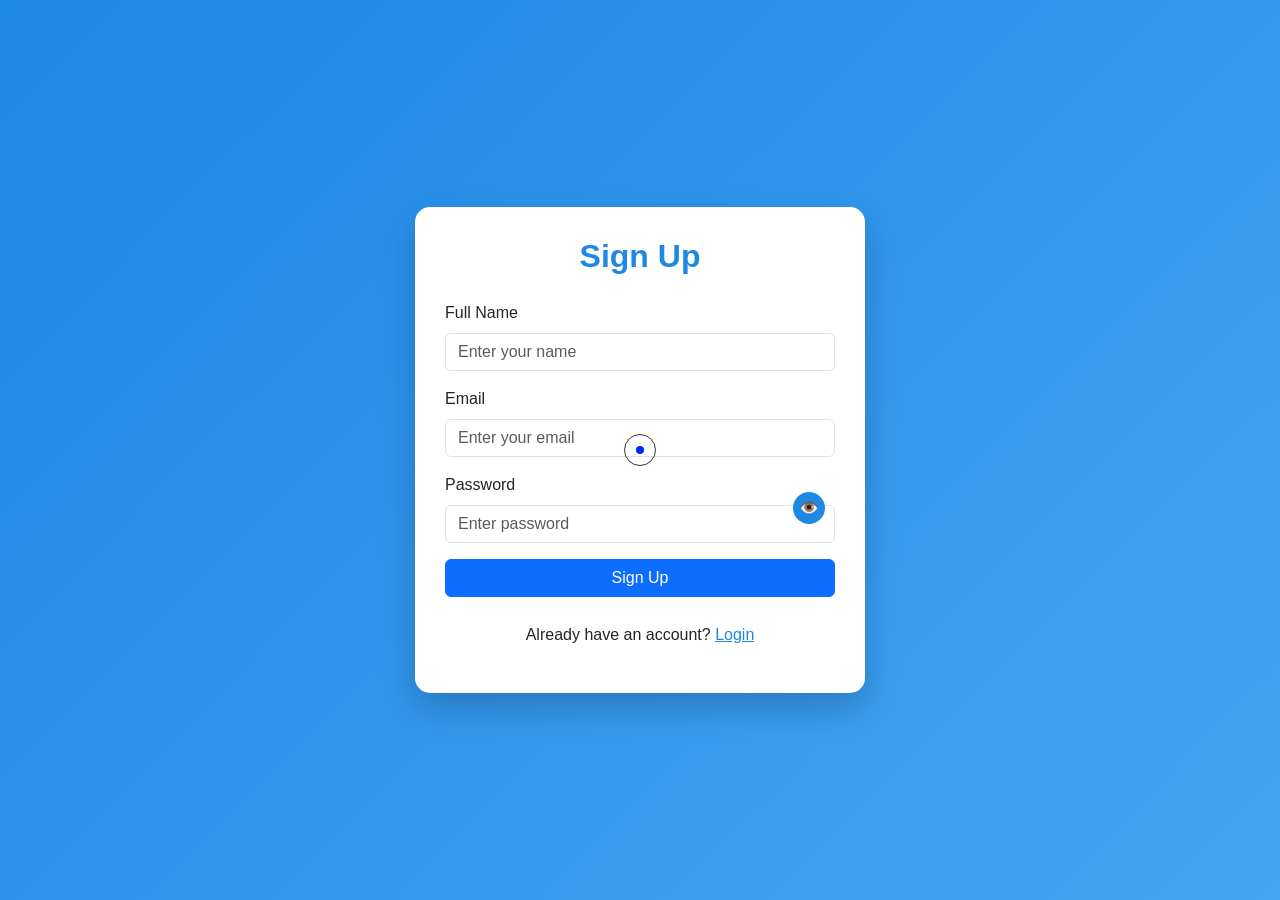
<file: Account.html>
<!DOCTYPE html>
<html lang="en">

<head>
  <meta charset="UTF-8">
  <meta name="viewport" content="width=device-width, initial-scale=1.0" />
  <link rel="shortcut icon" href="محمود.png" type="image/x-icon">
  <meta name="description"
    content="We aim to provide valuable and useful information about Website Interactive My Account where we offer rich and diverse content that meets the needs of  our visitors and helps them better understand the topic">
  <meta name="outhor" content=" Mahmoud Ebrahim">
  <meta name="keywords" content="Html,css,JS,Coding Html and css">
  <title>Interactive My Account</title>
  <link href="bootstrap.min.css" rel="stylesheet">
  <style>
    :root {
      --bg-color: #1f243d;
      --second-bg-color: #323946;
      --text-color: #fff;
      --main-color: #0ef;
      --main: #0ff;
      --sec: #ff00ff;
      --dark: #000014;

    }

    body {
      font-family: 'Arial', sans-serif;
      background: linear-gradient(135deg, #1e88e5, #42a5f5);
      min-height: 100vh;
      display: flex;
      justify-content: center;
      align-items: center;
    }

    /* Auth Card */
    .auth-card {
      background: #fff;
      border-radius: 15px;
      padding: 30px;
      width: 100%;
      max-width: 450px;
      box-shadow: 0 15px 35px rgba(0, 0, 0, 0.2);
      overflow: hidden;
      transition: transform 0.3s;
    }

    .auth-card:hover {
      transform: translateY(-5px);
    }

    .auth-card h2 {
      text-align: center;
      margin-bottom: 25px;
      color: #1e88e5;
      font-weight: 700;
    }

    .toggle-link {
      color: #1e88e5;
      cursor: pointer;
      text-decoration: underline;
    }

    /* Error Highlight */
    input.error {
      border-color: red !important;
    }

    .error-message {
      color: red;
      font-size: 0.9em;
      display: none;
      margin-top: 3px;
    }

    /* Success/Error Message */
    #formMessage {
      margin-top: 10px;
      font-weight: 600;
      display: flex;
      align-items: center;
      gap: 8px;
      font-size: 0.95em;
    }

    /* Password Toggle Button */
    .password-toggle {
      position: absolute;
      top: 50%;
      right: 10px;
      transform: translateY(-50%);
      width: 32px;
      height: 32px;
      border-radius: 50%;
      background: #1e88e5;
      display: flex;
      justify-content: center;
      align-items: center;
      color: #fff;
      cursor: pointer;
      transition: 0.3s;
    }

    .password-toggle:hover {
      background: #1565c0;
    }

    /* Responsive */
    @media(max-width:900px) {
      .account-container {
        flex-direction: column;
      }

      .sidebar {
        margin-right: 0;
        margin-bottom: 20px;
      }
    }

    /* ─── CURSOR ─── */
    .cursor {
      position: fixed;
      width: 8px;
      height: 8px;
      background: gold;
      border-radius: 50%;
      pointer-events: none;
      z-index: 9999;
      transition: transform 0.1s;
      mix-blend-mode: difference
    }

    .cursor-ring {
      position: fixed;
      width: 32px;
      height: 32px;
      border: 1px solid #333;
      border-radius: 50%;
      pointer-events: none;
      z-index: 9998;
      transition: all 0.15s ease
    }
  </style>
</head>

<body id="body">
  <!-- CURSOR -->
  <div class="cursor" id="cursor"></div>
  <div class="cursor-ring" id="cursor-ring"></div>

  <div class="auth-card" id="authCard">
    <h2 id="formTitle">Sign Up</h2>

    <form id="signupForm" style="position:relative;">
      <div class="mb-3">
        <label class="form-label">Full Name</label>
        <input type="text" class="form-control" id="signupName" placeholder="Enter your name">
        <div class="error-message">Name is required</div>
      </div>
      <div class="mb-3">
        <label class="form-label">Email</label>
        <input type="email" class="form-control" id="signupEmail" placeholder="Enter your email">
        <div class="error-message">Valid email is required</div>
      </div>
      <div class="mb-3 position-relative">
        <label class="form-label">Password</label>
        <input type="password" class="form-control" id="signupPassword" placeholder="Enter password">
        <div class="password-toggle" onclick="togglePassword('signupPassword',this)">👁️</div>
        <div class="error-message">Password required</div>
      </div>
      <button type="submit" class="btn btn-primary w-100">Sign Up</button>
      <div id="formMessage"></div>
      <p class="text-center mt-3">Already have an account? <span class="toggle-link" onclick="toggleForm()">Login</span>
      </p>
    </form>

    <form id="loginForm" style="display:none; position:relative;">
      <div class="mb-3">
        <label class="form-label">Email</label>
        <input type="email" class="form-control" id="loginEmail" placeholder="Enter your email">
        <div class="error-message">Email required</div>
      </div>
      <div class="mb-3 position-relative">
        <label class="form-label">Password</label>
        <input type="password" class="form-control" id="loginPassword" placeholder="Enter password">
        <div class="password-toggle" onclick="togglePassword('loginPassword',this)">👁️</div>
        <div class="error-message">Password required</div>
      </div>
      <button type="submit" class="btn btn-primary w-100">Login</button>
      <div id="formMessage"></div>
      <p class="text-center mt-3">Don't have an account? <span class="toggle-link" onclick="toggleForm()">Sign Up</span>
      </p>
    </form>
  </div>

  <script>
    const signupForm = document.getElementById('signupForm');
    const loginForm = document.getElementById('loginForm');
    const formTitle = document.getElementById('formTitle');

    // Toggle forms
    function toggleForm() {
      document.querySelectorAll('#formMessage').forEach(msg => msg.textContent = '');
      if (signupForm.style.display === 'none') {
        signupForm.style.display = 'block';
        loginForm.style.display = 'none';
        formTitle.textContent = 'Sign Up';
      } else {
        signupForm.style.display = 'none';
        loginForm.style.display = 'block';
        formTitle.textContent = 'Login';
      }
    }

    // Toggle password visibility
    function togglePassword(inputId, el) {
      const input = document.getElementById(inputId);
      if (input.type === 'password') { input.type = 'text'; el.textContent = '🙈'; }
      else { input.type = 'password'; el.textContent = '👁️'; }
    }

    // Validate input
    function validateInput(input) {
      const errorDiv = input.nextElementSibling.nextElementSibling || input.nextElementSibling;
      if (!input.value.trim()) { input.classList.add('error'); errorDiv.style.display = 'block'; return false; }
      input.classList.remove('error'); errorDiv.style.display = 'none'; return true;
    }

    // Sign Up
    signupForm.addEventListener('submit', e => {
      e.preventDefault();
      const name = document.getElementById('signupName');
      const email = document.getElementById('signupEmail');
      const password = document.getElementById('signupPassword');
      const validName = validateInput(name);
      const validEmail = validateInput(email);
      const validPassword = validateInput(password);
      const msgDiv = document.querySelector('#signupForm #formMessage');
      if (validName && validEmail && validPassword) {
        msgDiv.style.color = 'green';
        msgDiv.textContent = '✅ تم عمل الحساب بنجاح!';
        name.value = ''; email.value = ''; password.value = '';
      } else {
        msgDiv.style.color = 'red';
        msgDiv.textContent = '❌ لم يتم ارسال البيانات، يرجى إعادة المحاولة.';
      }
    });

    // Login
    loginForm.addEventListener('submit', e => {
      e.preventDefault();
      const email = document.getElementById('loginEmail');
      const password = document.getElementById('loginPassword');
      const validEmail = validateInput(email);
      const validPassword = validateInput(password);
      const msgDiv = document.querySelector('#loginForm #formMessage');
      if (validEmail && validPassword) {
        msgDiv.style.color = 'green';
        msgDiv.textContent = '✅ تم تسجيل الدخول بنجاح!';
        email.value = ''; password.value = '';
      } else {
        msgDiv.style.color = 'red';
        msgDiv.textContent = '❌ لم يتم ارسال البيانات، يرجى إعادة المحاولة.';
      }
    });
  </script>
  <script>
    // ══════════════════════════════
    // CURSOR
    // ══════════════════════════════
    const cursor = document.getElementById('cursor');
    const cursorRing = document.getElementById('cursor-ring');
    document.addEventListener('mousemove', e => {
      cursor.style.left = e.clientX - 4 + 'px';
      cursor.style.top = e.clientY - 4 + 'px';
      cursorRing.style.left = e.clientX - 16 + 'px';
      cursorRing.style.top = e.clientY - 16 + 'px';
    });
    document.querySelectorAll('a,button,.card,.card-sm,.micro-app,.pioneer-card,.prediction,.quiz-opt').forEach(el => {
      el.addEventListener('mouseenter', () => { cursor.style.transform = 'scale(2)'; cursorRing.style.transform = 'scale(1.5)'; cursorRing.style.borderColor = 'rgba(34,211,238,0.6)'; });
      el.addEventListener('mouseleave', () => { cursor.style.transform = 'scale(1)'; cursorRing.style.transform = 'scale(1)'; cursorRing.style.borderColor = 'rgba(34,211,238,0.4)'; });
    });
  </script>
  <script src="bootstrap.bundle.min.js"></script>
</body>

</html>
</file>
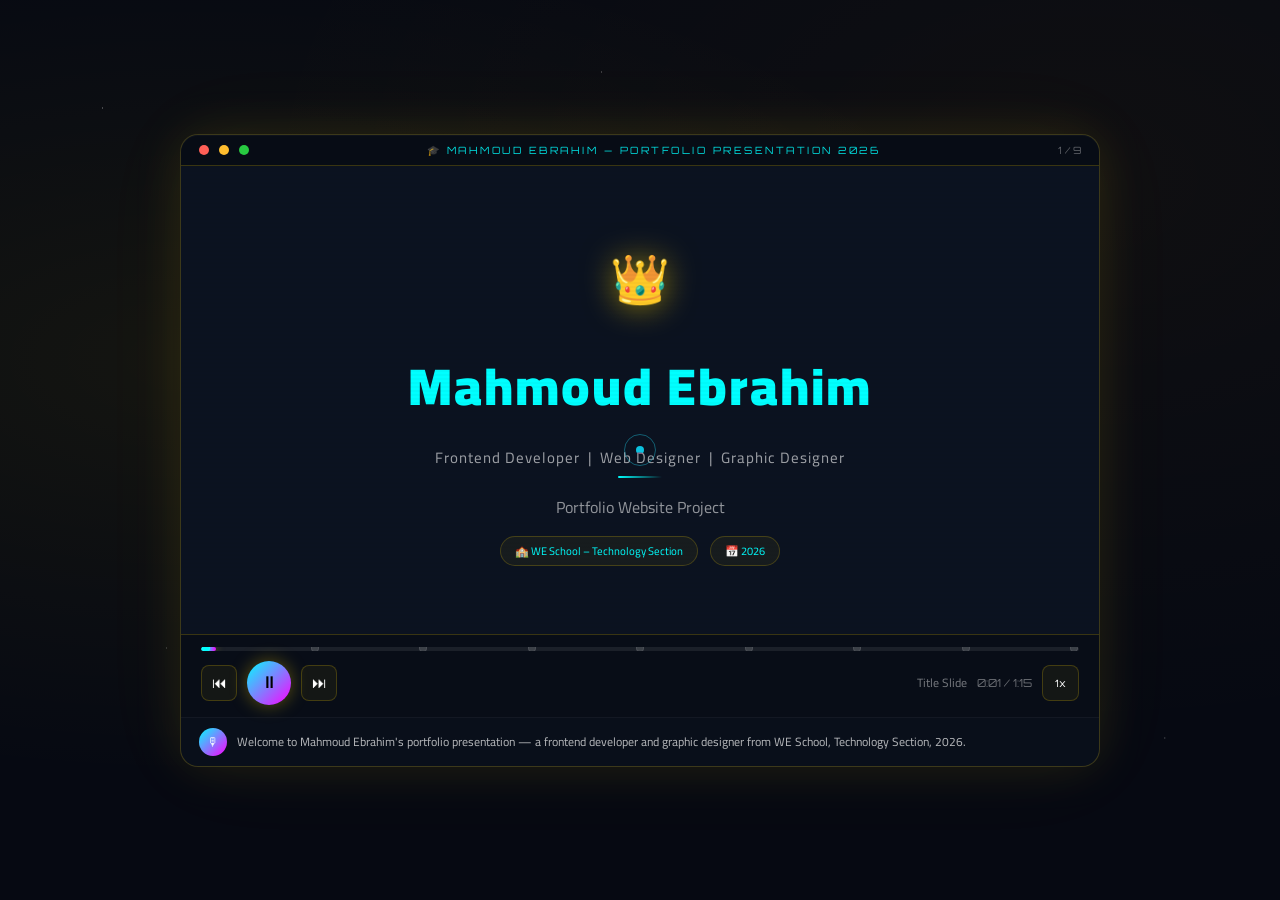
<file: portfolio-video.html>
<!DOCTYPE html>
<html lang="en">

<head>
  <meta charset="UTF-8" />
  <meta name="viewport" content="width=device-width, initial-scale=1.0" />
  <link rel="shortcut icon" href="محمود.png" type="image/x-icon">
  <meta name="description"
    content="We aim to provide valuable and useful information about Website Portfolio Presentation where we offer rich and diverse content that meets the needs of  our visitors and helps them better understand the topic">
  <meta name="outhor" content=" Mahmoud Ebrahim">
  <meta name="keywords" content="Html,css,JS,Coding Html and css">
  <title>Mahmoud Ebrahim – Portfolio Presentation</title>
  <link
    href="https://fonts.googleapis.com/css2?family=Cairo:wght@300;400;600;700;900&family=Orbitron:wght@700;900&family=Space+Mono:wght@400;700&display=swap"
    rel="stylesheet">
  <style>
    *,
    *::before,
    *::after {
      box-sizing: border-box;
      margin: 0;
      padding: 0;
    }

    :root {
      --gold: #0ff;
      --gold2: #ff00ff;
      --dark: #060912;
      --panel: #0b1220;
      --glass: rgba(255, 215, 0, 0.05);
      --border: rgba(255, 215, 0, 0.2);
      --white: #f0f4ff;
    }

    body {
      background: var(--dark);
      font-family: 'Cairo', sans-serif;
      color: var(--white);
      height: 100vh;
      overflow: hidden;
      display: flex;
      flex-direction: column;
      align-items: center;
      justify-content: center;
    }

    /* Stars */
    #bg {
      position: fixed;
      inset: 0;
      z-index: 0;
      background:
        radial-gradient(ellipse at 15% 40%, rgba(255, 215, 0, 0.06) 0%, transparent 55%),
        radial-gradient(ellipse at 85% 20%, rgba(255, 170, 0, 0.04) 0%, transparent 55%),
        var(--dark);
    }

    #bg::before {
      content: '';
      position: absolute;
      inset: 0;
      background-image:
        radial-gradient(1px 1px at 8% 12%, rgba(255, 255, 255, 0.5) 0%, transparent 100%),
        radial-gradient(1px 1px at 22% 38%, rgba(255, 215, 0, 0.4) 0%, transparent 100%),
        radial-gradient(1px 1px at 47% 8%, rgba(255, 255, 255, 0.4) 0%, transparent 100%),
        radial-gradient(1px 1px at 68% 55%, rgba(255, 255, 255, 0.3) 0%, transparent 100%),
        radial-gradient(1px 1px at 82% 28%, rgba(255, 215, 0, 0.5) 0%, transparent 100%),
        radial-gradient(1px 1px at 38% 78%, rgba(255, 255, 255, 0.35) 0%, transparent 100%),
        radial-gradient(1px 1px at 58% 68%, rgba(255, 215, 0, 0.4) 0%, transparent 100%),
        radial-gradient(1px 1px at 13% 72%, rgba(255, 255, 255, 0.3) 0%, transparent 100%),
        radial-gradient(1px 1px at 91% 82%, rgba(255, 255, 255, 0.35) 0%, transparent 100%),
        radial-gradient(1px 1px at 33% 22%, rgba(255, 170, 0, 0.4) 0%, transparent 100%);
    }

    /* Player */
    #player {
      position: relative;
      z-index: 10;
      width: min(920px, 98vw);
      background: var(--panel);
      border: 1px solid var(--border);
      border-radius: 18px;
      box-shadow: 0 0 50px rgba(255, 215, 0, 0.1), 0 0 100px rgba(255, 215, 0, 0.04), inset 0 1px 0 rgba(255, 255, 255, 0.04);
      overflow: hidden;
      display: flex;
      flex-direction: column;
    }

    /* Top bar */
    #topbar {
      display: flex;
      align-items: center;
      gap: 10px;
      padding: 9px 18px;
      background: rgba(0, 0, 0, 0.35);
      border-bottom: 1px solid var(--border);
    }

    .dot {
      width: 10px;
      height: 10px;
      border-radius: 50%;
    }

    .dot-r {
      background: #ff5f57;
    }

    .dot-y {
      background: #ffbd2e;
    }

    .dot-g {
      background: #28ca41;
    }

    #topbar-title {
      flex: 1;
      text-align: center;
      font-family: 'Orbitron', sans-serif;
      font-size: 10px;
      letter-spacing: 2.5px;
      color: var(--gold);
      opacity: 0.85;
    }

    #scene-counter {
      font-size: 10px;
      color: rgba(255, 255, 255, 0.35);
      font-family: 'Orbitron', sans-serif;
    }

    /* Stage */
    #stage {
      position: relative;
      height: clamp(340px, 52vh, 470px);
      overflow: hidden;
    }

    #stage::after {
      content: '';
      position: absolute;
      inset: 0;
      background: repeating-linear-gradient(0deg, transparent, transparent 2px, rgba(0, 0, 0, 0.025) 2px, rgba(0, 0, 0, 0.025) 4px);
      pointer-events: none;
      z-index: 5;
    }

    .scene {
      position: absolute;
      inset: 0;
      display: flex;
      flex-direction: column;
      align-items: center;
      justify-content: center;
      padding: 28px 36px;
      opacity: 0;
      transform: translateY(28px) scale(0.97);
      transition: none;
      pointer-events: none;
    }

    .scene.active {
      opacity: 1;
      transform: none;
      transition: opacity 0.65s ease, transform 0.65s ease;
      pointer-events: auto;
    }

    .scene.exit {
      opacity: 0;
      transform: translateY(-28px) scale(0.97);
      transition: opacity 0.45s ease, transform 0.45s ease;
    }

    /* Common */
    .s-tag {
      font-size: 9px;
      letter-spacing: 3px;
      text-transform: uppercase;
      color: var(--gold);
      font-family: 'Orbitron', sans-serif;
      opacity: 0.7;
      margin-bottom: 10px;
    }

    .s-title {
      font-size: clamp(20px, 3.8vw, 38px);
      font-weight: 900;
      text-align: center;
      line-height: 1.15;
      margin-bottom: 14px;
    }

    .gold {
      color: var(--gold);
    }

    .dim {
      color: rgba(255, 255, 255, 0.55);
    }

    .deco {
      width: 44px;
      height: 2px;
      background: linear-gradient(90deg, var(--gold), transparent);
      border-radius: 2px;
      margin: 0 auto 14px;
    }

    .card {
      background: var(--glass);
      border: 1px solid var(--border);
      border-radius: 12px;
      padding: 18px 24px;
      width: 100%;
      max-width: 680px;
    }

    /* ── SCENE 1 – Title ── */
    #s1 .crown {
      font-size: 48px;
      margin-bottom: 14px;
      filter: drop-shadow(0 0 16px rgba(255, 215, 0, 0.6));
      animation: float 3s ease-in-out infinite;
    }

    @keyframes float {

      0%,
      100% {
        transform: translateY(0)
      }

      50% {
        transform: translateY(-8px)
      }
    }

    #s1 .name {
      font-size: clamp(28px, 5vw, 52px);
      font-weight: 900;
      color: var(--gold);
      letter-spacing: 2px;
    }

    #s1 .role {
      font-size: clamp(11px, 1.8vw, 15px);
      color: rgba(255, 255, 255, 0.6);
      margin: 8px 0 4px;
      letter-spacing: 1px;
    }

    #s1 .meta {
      display: flex;
      gap: 12px;
      flex-wrap: wrap;
      justify-content: center;
      margin-top: 14px;
    }

    #s1 .badge {
      background: var(--glass);
      border: 1px solid var(--border);
      border-radius: 20px;
      padding: 4px 14px;
      font-size: 11px;
      color: var(--gold);
    }

    /* ── SCENE 2 – Overview ── */
    .overview-list {
      list-style: none;
      width: 100%;
      max-width: 620px;
      margin-top: 14px;
      display: flex;
      flex-direction: column;
      gap: 10px;
    }

    .overview-list li {
      display: flex;
      align-items: flex-start;
      gap: 10px;
      font-size: clamp(12px, 1.7vw, 14px);
      color: rgba(255, 255, 255, 0.8);
      line-height: 1.5;
    }

    .overview-list li .bullet {
      color: var(--gold);
      font-size: 16px;
      flex-shrink: 0;
      margin-top: 1px;
    }

    /* ── SCENE 3 – Design Process ── */
    .steps {
      display: grid;
      grid-template-columns: 1fr 1fr;
      gap: 10px;
      margin-top: 14px;
      width: 100%;
      max-width: 640px;
    }

    .step {
      background: var(--glass);
      border: 1px solid var(--border);
      border-radius: 10px;
      padding: 12px 16px;
      display: flex;
      align-items: center;
      gap: 10px;
    }

    .step-num {
      width: 28px;
      height: 28px;
      border-radius: 50%;
      background: linear-gradient(135deg, var(--gold), var(--gold2));
      color: #000;
      font-weight: 900;
      font-size: 13px;
      display: flex;
      align-items: center;
      justify-content: center;
      flex-shrink: 0;
    }

    .step-text {
      font-size: 12px;
      color: rgba(255, 255, 255, 0.8);
    }

    /* ── SCENE 4 – Tech Stack ── */
    .tech-grid {
      display: flex;
      flex-wrap: wrap;
      gap: 10px;
      justify-content: center;
      margin-top: 16px;
      max-width: 600px;
    }

    .tech-pill {
      display: flex;
      align-items: center;
      gap: 8px;
      background: var(--glass);
      border: 1px solid var(--border);
      border-radius: 10px;
      padding: 10px 18px;
      font-size: 13px;
      font-weight: 700;
      transition: border-color 0.3s, box-shadow 0.3s;
    }

    .tech-pill:hover {
      border-color: var(--gold);
      box-shadow: 0 0 16px rgba(255, 215, 0, 0.2);
    }

    .tech-pill .ti {
      font-size: 22px;
    }

    /* ── SCENE 5 – Key Features ── */
    .features {
      display: grid;
      grid-template-columns: 1fr 1fr;
      gap: 9px;
      margin-top: 14px;
      width: 100%;
      max-width: 640px;
    }

    .feat {
      background: var(--glass);
      border: 1px solid var(--border);
      border-radius: 10px;
      padding: 10px 14px;
      display: flex;
      align-items: center;
      gap: 9px;
      font-size: 12px;
      color: rgba(255, 255, 255, 0.85);
    }

    .feat .fi {
      font-size: 18px;
    }

    /* ── SCENE 6 – Challenges ── */
    .challenges {
      display: flex;
      flex-direction: column;
      gap: 9px;
      margin-top: 12px;
      width: 100%;
      max-width: 640px;
    }

    .ch-row {
      background: var(--glass);
      border: 1px solid var(--border);
      border-radius: 10px;
      padding: 10px 16px;
      display: grid;
      grid-template-columns: 1fr auto 1fr;
      align-items: center;
      gap: 10px;
    }

    .ch-prob {
      font-size: 12px;
      color: #ff8080;
    }

    .ch-arrow {
      font-size: 16px;
      color: var(--gold);
    }

    .ch-sol {
      font-size: 12px;
      color: #80ffb0;
      text-align: right;
    }

    /* ── SCENE 7 – Live Demo ── */
    .demo-box {
      width: 100%;
      max-width: 520px;
      margin-top: 14px;
      display: flex;
      flex-direction: column;
      gap: 12px;
    }

    .demo-row {
      background: var(--glass);
      border: 1px solid var(--border);
      border-radius: 10px;
      padding: 14px 18px;
    }

    .demo-label {
      font-size: 10px;
      letter-spacing: 2px;
      color: var(--gold);
      font-family: 'Orbitron', sans-serif;
      margin-bottom: 6px;
    }

    .demo-link {
      font-family: 'Space Mono', monospace;
      font-size: 13px;
      color: rgba(255, 255, 255, 0.85);
      word-break: break-all;
    }

    .demo-link a {
      color: var(--gold);
      text-decoration: none;
    }

    .demo-link a:hover {
      text-decoration: underline;
    }

    /* ── SCENE 8 – Future ── */
    .future-list {
      display: flex;
      flex-direction: column;
      gap: 10px;
      margin-top: 14px;
      width: 100%;
      max-width: 560px;
    }

    .future-item {
      background: var(--glass);
      border: 1px solid var(--border);
      border-radius: 10px;
      padding: 11px 18px;
      display: flex;
      align-items: center;
      gap: 12px;
      font-size: 13px;
      color: rgba(255, 255, 255, 0.85);
    }

    .future-item .fi2 {
      font-size: 20px;
    }

    /* ── SCENE 9 – Thank You ── */
    #s9 .ty-circle {
      width: 90px;
      height: 90px;
      border-radius: 50%;
      background: linear-gradient(135deg, var(--gold), var(--gold2));
      display: flex;
      align-items: center;
      justify-content: center;
      font-size: 38px;
      margin-bottom: 16px;
      box-shadow: 0 0 40px rgba(255, 215, 0, 0.4);
      animation: ty-glow 2.5s ease-in-out infinite;
    }

    @keyframes ty-glow {

      0%,
      100% {
        box-shadow: 0 0 30px rgba(255, 215, 0, 0.4)
      }

      50% {
        box-shadow: 0 0 70px rgba(255, 215, 0, 0.7), 0 0 120px rgba(255, 215, 0, 0.2)
      }
    }

    #s9 .ty-big {
      font-size: clamp(28px, 5vw, 50px);
      font-weight: 900;
      color: var(--gold);
    }

    #s9 .ty-sub {
      font-size: 14px;
      color: rgba(255, 255, 255, 0.6);
      margin-top: 6px;
    }

    #s9 .ty-tags {
      display: flex;
      gap: 10px;
      margin-top: 16px;
      flex-wrap: wrap;
      justify-content: center;
    }

    #s9 .ty-tag {
      background: var(--glass);
      border: 1px solid var(--border);
      border-radius: 20px;
      padding: 5px 16px;
      font-size: 11px;
      color: var(--gold);
    }

    /* Controls */
    #controls {
      padding: 12px 20px;
      background: rgba(0, 0, 0, 0.28);
      border-top: 1px solid var(--border);
      display: flex;
      flex-direction: column;
      gap: 10px;
    }

    #progress-wrap {
      position: relative;
      height: 4px;
      background: rgba(255, 255, 255, 0.08);
      border-radius: 4px;
      cursor: pointer;
      overflow: hidden;
    }

    #progress-fill {
      height: 100%;
      border-radius: 4px;
      width: 0%;
      background: linear-gradient(90deg, var(--gold), var(--gold2));
      transition: width 0.1s linear;
      box-shadow: 0 0 8px rgba(255, 215, 0, 0.5);
    }

    #scene-dots {
      position: absolute;
      top: 50%;
      transform: translateY(-50%);
      left: 0;
      right: 0;
      display: flex;
      justify-content: space-between;
      padding: 0 1px;
    }

    .sdot {
      width: 8px;
      height: 8px;
      border-radius: 50%;
      background: rgba(255, 255, 255, 0.15);
      border: 1px solid rgba(255, 255, 255, 0.08);
      cursor: pointer;
      transition: background 0.3s;
      margin-top: -2px;
    }

    .sdot.passed {
      background: var(--gold);
      box-shadow: 0 0 6px var(--gold);
    }

    #ctrl-row {
      display: flex;
      align-items: center;
      gap: 10px;
    }

    .ctrl-btn {
      background: var(--glass);
      border: 1px solid var(--border);
      border-radius: 8px;
      color: #fff;
      cursor: pointer;
      font-size: 15px;
      width: 36px;
      height: 36px;
      display: flex;
      align-items: center;
      justify-content: center;
      transition: all 0.2s;
    }

    .ctrl-btn:hover {
      background: rgba(255, 215, 0, 0.12);
      border-color: var(--gold);
    }

    #play-btn {
      width: 44px;
      height: 44px;
      background: linear-gradient(135deg, var(--gold), var(--gold2));
      border: none;
      border-radius: 50%;
      color: #000;
      font-size: 17px;
      cursor: pointer;
      display: flex;
      align-items: center;
      justify-content: center;
      box-shadow: 0 0 18px rgba(255, 215, 0, 0.35);
      transition: all 0.2s;
    }

    #play-btn:hover {
      transform: scale(1.08);
      box-shadow: 0 0 30px rgba(255, 215, 0, 0.6);
    }

    #time-display {
      font-family: 'Orbitron', sans-serif;
      font-size: 11px;
      color: rgba(255, 255, 255, 0.4);
    }

    #scene-label {
      font-size: 12px;
      color: rgba(255, 255, 255, 0.45);
      flex: 1;
      text-align: right;
    }

    #speed-btn {
      font-size: 10px;
      font-family: 'Orbitron', sans-serif;
      width: auto;
      padding: 0 12px;
    }

    /* Narration */
    #narration {
      display: flex;
      align-items: center;
      gap: 10px;
      padding: 10px 18px;
      background: rgba(0, 0, 0, 0.18);
      border-top: 1px solid rgba(255, 255, 255, 0.04);
    }

    #narrator-icon {
      width: 28px;
      height: 28px;
      border-radius: 50%;
      background: linear-gradient(135deg, var(--gold), var(--gold2));
      display: flex;
      align-items: center;
      justify-content: center;
      font-size: 12px;
      flex-shrink: 0;
      animation: npulse 2s ease-in-out infinite;
    }

    @keyframes npulse {

      0%,
      100% {
        opacity: 1
      }

      50% {
        opacity: 0.55
      }
    }

    #narration-text {
      font-size: 12px;
      color: rgba(255, 255, 255, 0.7);
      line-height: 1.5;
      transition: opacity 0.4s;
    }

    @keyframes blink {

      0%,
      100% {
        opacity: 1
      }

      50% {
        opacity: 0
      }
    }

    .blink {
      animation: blink 1s step-end infinite;
    }

    /* ─── CURSOR ─── */
    .cursor {
      position: fixed;
      width: 8px;
      height: 8px;
      background: #00d4ff;
      border-radius: 50%;
      pointer-events: none;
      z-index: 9999;
      transition: transform 0.1s;
      mix-blend-mode: difference
    }

    .cursor-ring {
      position: fixed;
      width: 32px;
      height: 32px;
      border: 1px solid rgba(34, 211, 238, 0.4);
      border-radius: 50%;
      pointer-events: none;
      z-index: 9998;
      transition: all 0.15s ease
    }
  </style>
</head>

<body>
  <!-- CURSOR -->
  <div class="cursor" id="cursor"></div>
  <div class="cursor-ring" id="cursor-ring"></div>

  <div id="bg"></div>

  <div id="player">

    <div id="topbar">
      <div class="dot dot-r"></div>
      <div class="dot dot-y"></div>
      <div class="dot dot-g"></div>
      <div id="topbar-title">🎓 MAHMOUD EBRAHIM — PORTFOLIO PRESENTATION 2026</div>
      <div id="scene-counter">1 / 9</div>
    </div>

    <div id="stage">

      <!-- S1: Title Slide -->
      <div class="scene active" id="s1">
        <div class="crown">👑</div>
        <div class="name">Mahmoud Ebrahim</div>
        <div class="role">Frontend Developer &nbsp;|&nbsp; Web Designer &nbsp;|&nbsp; Graphic Designer</div>
        <div class="deco"></div>
        <div style="font-size:clamp(13px,2vw,16px);color:rgba(255,255,255,0.55);text-align:center;">Portfolio Website
          Project</div>
        <div class="meta">
          <span class="badge">🏫 WE School – Technology Section</span>
          <span class="badge">📅 2026</span>
        </div>
      </div>

      <!-- S2: Project Overview -->
      <div class="scene" id="s2">
        <div class="s-tag">🧩 Scene 02</div>
        <div class="s-title">Project <span class="gold">Overview</span></div>
        <div class="deco"></div>
        <ul class="overview-list">
          <li><span class="bullet">▸</span>This project is a <strong>multi-page personal portfolio website</strong>.
          </li>
          <li><span class="bullet">▸</span>The goal is to <strong>showcase frontend development skills</strong> and
            design abilities.</li>
          <li><span class="bullet">▸</span>The website is <strong>fully responsive</strong> and includes interactive
            features using JavaScript.</li>
        </ul>
      </div>

      <!-- S3: Design Process -->
      <div class="scene" id="s3">
        <div class="s-tag">🎨 Scene 03</div>
        <div class="s-title">Design <span class="gold">Process</span></div>
        <div class="deco"></div>
        <div class="steps">
          <div class="step">
            <div class="step-num">1</div>
            <div class="step-text">Created <strong>wireframes</strong> before starting development</div>
          </div>
          <div class="step">
            <div class="step-num">2</div>
            <div class="step-text">Chose a <strong>modern dark</strong> color palette</div>
          </div>
          <div class="step">
            <div class="step-num">3</div>
            <div class="step-text">Used <strong>clean & readable</strong> typography throughout</div>
          </div>
          <div class="step">
            <div class="step-num">4</div>
            <div class="step-text">Focused on <strong>UI/UX</strong> user experience principles</div>
          </div>
        </div>
      </div>

      <!-- S4: Tech Stack -->
      <div class="scene" id="s4">
        <div class="s-tag">⚙️ Scene 04</div>
        <div class="s-title">Technology <span class="gold">Stack</span></div>
        <div class="deco"></div>
        <div class="tech-grid">
          <div class="tech-pill"><span class="ti">🟧</span> HTML5</div>
          <div class="tech-pill"><span class="ti">🟦</span> CSS3</div>
          <div class="tech-pill"><span class="ti">🟨</span> JavaScript</div>
          <div class="tech-pill"><span class="ti">🅱️</span> Bootstrap</div>
          <div class="tech-pill"><span class="ti">🌬️</span> Tailwind CSS</div>
          <div class="tech-pill"><span class="ti">⚛️</span> React <span
              style="font-size:10px;opacity:0.5">(Optional)</span></div>
        </div>
      </div>

      <!-- S5: Key Features -->
      <div class="scene" id="s5">
        <div class="s-tag">🚀 Scene 05</div>
        <div class="s-title">Key <span class="gold">Features</span></div>
        <div class="deco"></div>
        <div class="features">
          <div class="feat"><span class="fi">📱</span> Responsive Navigation Bar</div>
          <div class="feat"><span class="fi">🖥️</span> Mobile, Tablet & Desktop Support</div>
          <div class="feat"><span class="fi">🌙</span> Dark / Light Mode</div>
          <div class="feat"><span class="fi">☰</span> Mobile Menu Toggle</div>
          <div class="feat" style="grid-column:span 2"><span class="fi">⚡</span> Interactive UI using JavaScript</div>
        </div>
      </div>

      <!-- S6: Challenges & Solutions -->
      <div class="scene" id="s6">
        <div class="s-tag">⚠️ Scene 06</div>
        <div class="s-title">Challenges <span class="gold">&amp; Solutions</span></div>
        <div class="deco"></div>
        <div class="challenges">
          <div class="ch-row">
            <div class="ch-prob">⚠️ Making the website responsive</div>
            <div class="ch-arrow">→</div>
            <div class="ch-sol">Used Bootstrap Grid system ✅</div>
          </div>
          <div class="ch-row">
            <div class="ch-prob">⚠️ Adding interactivity</div>
            <div class="ch-arrow">→</div>
            <div class="ch-sol">Used JavaScript features ✅</div>
          </div>
          <div class="ch-row">
            <div class="ch-prob">⚠️ Deploying the website</div>
            <div class="ch-arrow">→</div>
            <div class="ch-sol">Used GitHub Pages ✅</div>
          </div>
        </div>
      </div>

      <!-- S7: Live Demo -->
      <div class="scene" id="s7">
        <div class="s-tag">🔗 Scene 07</div>
        <div class="s-title">Live <span class="gold">Demo</span></div>
        <div class="deco"></div>
        <div class="demo-box">
          <div class="demo-row">
            <div class="demo-label">🌐 Live Website</div>
            <div class="demo-link"><a href="https://engmahmoudebrahim2026-eng.github.io/Website-Portfolio-Mahmoud-3/"
                target="_blank">engmahmoudebrahim2026-eng.github.io/Website-Portfolio-Mahmoud-3/</a></div>
          </div>
          <div class="demo-row">
            <div class="demo-label">🐙 GitHub Repository</div>
            <div class="demo-link" style="color:rgba(255,255,255,0.4);font-style:italic;">Add your GitHub repo link
              here<span class="blink">|</span></div>
          </div>
        </div>
      </div>

      <!-- S8: Future Improvements -->
      <div class="scene" id="s8">
        <div class="s-tag">🔮 Scene 08</div>
        <div class="s-title">Future <span class="gold">Improvements</span></div>
        <div class="deco"></div>
        <div class="future-list">
          <div class="future-item"><span class="fi2">📁</span> Add more projects to the portfolio</div>
          <div class="future-item"><span class="fi2">✨</span> Improve animations and transitions</div>
          <div class="future-item"><span class="fi2">⚛️</span> Use React for advanced frontend features</div>
          <div class="future-item"><span class="fi2">🖥️</span> Connect to a backend (Node.js / PHP)</div>
        </div>
      </div>

      <!-- S9: Thank You -->
      <div class="scene" id="s9">
        <div class="ty-circle">🙌</div>
        <div class="ty-big">Thank You!</div>
        <div class="ty-sub">Thank you for your time</div>
        <div class="deco" style="margin-top:14px"></div>
        <div style="font-size:clamp(18px,3vw,26px);font-weight:900;color:var(--gold)">Mahmoud Ebrahim</div>
        <div style="font-size:13px;color:rgba(255,255,255,0.5);margin-top:4px">Frontend Developer</div>
        <div class="ty-tags">
          <span class="ty-tag">💻 Web Dev</span>
          <span class="ty-tag">🎨 Design</span>
          <span class="ty-tag">🚀 2026</span>
          <span class="ty-tag">📍 WE School</span>
        </div>
      </div>

    </div><!-- /stage -->

    <div id="controls">
      <div id="progress-wrap">
        <div id="progress-fill"></div>
        <div id="scene-dots"></div>
      </div>
      <div id="ctrl-row">
        <button class="ctrl-btn" id="prev-btn">⏮</button>
        <button id="play-btn">⏸</button>
        <button class="ctrl-btn" id="next-btn">⏭</button>
        <div id="scene-label">Playing...</div>
        <div id="time-display">0:00 / 1:21</div>
        <button class="ctrl-btn" id="speed-btn">1x</button>
      </div>
    </div>

    <div id="narration">
      <div id="narrator-icon">🎙</div>
      <div id="narration-text">Welcome to the portfolio presentation of Mahmoud Ebrahim — Frontend Developer & Web
        Designer from WE School, 2026.</div>
    </div>

  </div>

  <script>
    const SCENES = [
      { label: "Title Slide", duration: 8, narration: "Welcome to Mahmoud Ebrahim's portfolio presentation — a frontend developer and graphic designer from WE School, Technology Section, 2026." },
      { label: "Project Overview", duration: 9, narration: "This project is a multi-page personal portfolio website built to showcase frontend skills with full responsiveness and JavaScript interactivity." },
      { label: "Design Process", duration: 9, narration: "The design started with wireframes, followed by choosing a modern dark theme, clean typography, and a strong focus on UI/UX principles." },
      { label: "Technology Stack", duration: 9, narration: "The tech stack includes HTML5, CSS3, JavaScript, Bootstrap, Tailwind CSS, and optionally React — all modern frontend technologies." },
      { label: "Key Features", duration: 9, narration: "Key features include a responsive navbar, full mobile support, dark/light mode toggle, mobile menu, and interactive JavaScript components." },
      { label: "Challenges & Solutions", duration: 9, narration: "Three main challenges were overcome: responsiveness solved with Bootstrap Grid, interactivity with JavaScript, and deployment via GitHub Pages." },
      { label: "Live Demo & Links", duration: 8, narration: "The live website is hosted on GitHub Pages. You can visit it now or check the GitHub repository for the full source code." },
      { label: "Future Improvements", duration: 8, narration: "Future plans include adding more projects, improving animations, migrating to React, and eventually connecting to a backend server." },
      { label: "Thank You", duration: 6, narration: "Thank you for watching! Mahmoud Ebrahim — Frontend Developer, ready to build amazing web experiences. 🙌" },
    ];

    const TOTAL = SCENES.reduce((a, s) => a + s.duration, 0);
    let cur = 0, elapsed = 0, sceneElapsed = 0, playing = true, speed = 1, ticker = null;

    const playBtn = document.getElementById('play-btn');
    const fill = document.getElementById('progress-fill');
    const timeDis = document.getElementById('time-display');
    const sLabel = document.getElementById('scene-label');
    const sCtr = document.getElementById('scene-counter');
    const narTxt = document.getElementById('narration-text');
    const dotsWrap = document.getElementById('scene-dots');

    SCENES.forEach((_, i) => {
      const d = document.createElement('div');
      d.className = 'sdot';
      d.onclick = () => jumpTo(i);
      dotsWrap.appendChild(d);
    });

    function fmt(s) { const m = Math.floor(s / 60), sec = Math.floor(s % 60); return `${m}:${sec.toString().padStart(2, '0')}`; }

    function updateUI() {
      fill.style.width = (elapsed / TOTAL * 100) + '%';
      timeDis.textContent = fmt(elapsed) + ' / ' + fmt(TOTAL);
      sLabel.textContent = SCENES[cur].label;
      sCtr.textContent = (cur + 1) + ' / ' + SCENES.length;
      document.querySelectorAll('.sdot').forEach((d, i) => d.classList.toggle('passed', i <= cur));
    }

    function activate(idx) {
      const scenes = document.querySelectorAll('.scene');
      scenes[cur].classList.add('exit'); scenes[cur].classList.remove('active');
      setTimeout(() => scenes[cur].classList.remove('exit'), 600);
      cur = Math.max(0, Math.min(idx, SCENES.length - 1));
      sceneElapsed = 0;
      narTxt.style.opacity = '0';
      setTimeout(() => { narTxt.textContent = SCENES[cur].narration; narTxt.style.opacity = '1'; }, 300);
      scenes[cur].classList.add('active');
      updateUI();
    }

    function jumpTo(idx) {
      let e = 0; for (let i = 0; i < idx; i++) e += SCENES[i].duration;
      elapsed = e; activate(idx);
    }

    function tick() {
      if (!playing) return;
      elapsed += 0.1 * speed; sceneElapsed += 0.1 * speed;
      if (sceneElapsed >= SCENES[cur].duration) {
        if (cur < SCENES.length - 1) activate(cur + 1);
        else { elapsed = 0; sceneElapsed = 0; activate(0); }
      }
      updateUI();
    }

    function startTicker() { if (ticker) clearInterval(ticker); ticker = setInterval(tick, 100); }

    playBtn.onclick = () => { playing = !playing; playBtn.textContent = playing ? '⏸' : '▶'; if (playing) startTicker(); };
    document.getElementById('prev-btn').onclick = () => jumpTo(Math.max(0, cur - 1));
    document.getElementById('next-btn').onclick = () => jumpTo(Math.min(SCENES.length - 1, cur + 1));

    document.getElementById('speed-btn').addEventListener('click', function () {
      const sp = [1, 1.5, 2, 0.5], lb = ['1x', '1.5x', '2x', '0.5x'], i = sp.indexOf(speed);
      speed = sp[(i + 1) % sp.length]; this.textContent = lb[(i + 1) % sp.length];
    });

    document.getElementById('progress-wrap').addEventListener('click', function (e) {
      const pct = (e.clientX - this.getBoundingClientRect().left) / this.getBoundingClientRect().width;
      elapsed = pct * TOTAL; let acc = 0;
      for (let i = 0; i < SCENES.length; i++) { acc += SCENES[i].duration; if (elapsed <= acc) { activate(i); break; } }
    });

    narTxt.textContent = SCENES[0].narration;
    updateUI(); startTicker();
  </script>
  <script>
    // ══════════════════════════════
    // CURSOR
    // ══════════════════════════════
    const cursor = document.getElementById('cursor');
    const cursorRing = document.getElementById('cursor-ring');
    document.addEventListener('mousemove', e => {
      cursor.style.left = e.clientX - 4 + 'px';
      cursor.style.top = e.clientY - 4 + 'px';
      cursorRing.style.left = e.clientX - 16 + 'px';
      cursorRing.style.top = e.clientY - 16 + 'px';
    });
    document.querySelectorAll('a,button,.card,.card-sm,.micro-app,.pioneer-card,.prediction,.quiz-opt').forEach(el => {
      el.addEventListener('mouseenter', () => { cursor.style.transform = 'scale(2)'; cursorRing.style.transform = 'scale(1.5)'; cursorRing.style.borderColor = 'rgba(34,211,238,0.6)'; });
      el.addEventListener('mouseleave', () => { cursor.style.transform = 'scale(1)'; cursorRing.style.transform = 'scale(1)'; cursorRing.style.borderColor = 'rgba(34,211,238,0.4)'; });
    });
  </script>
</body>

</html>
</file>
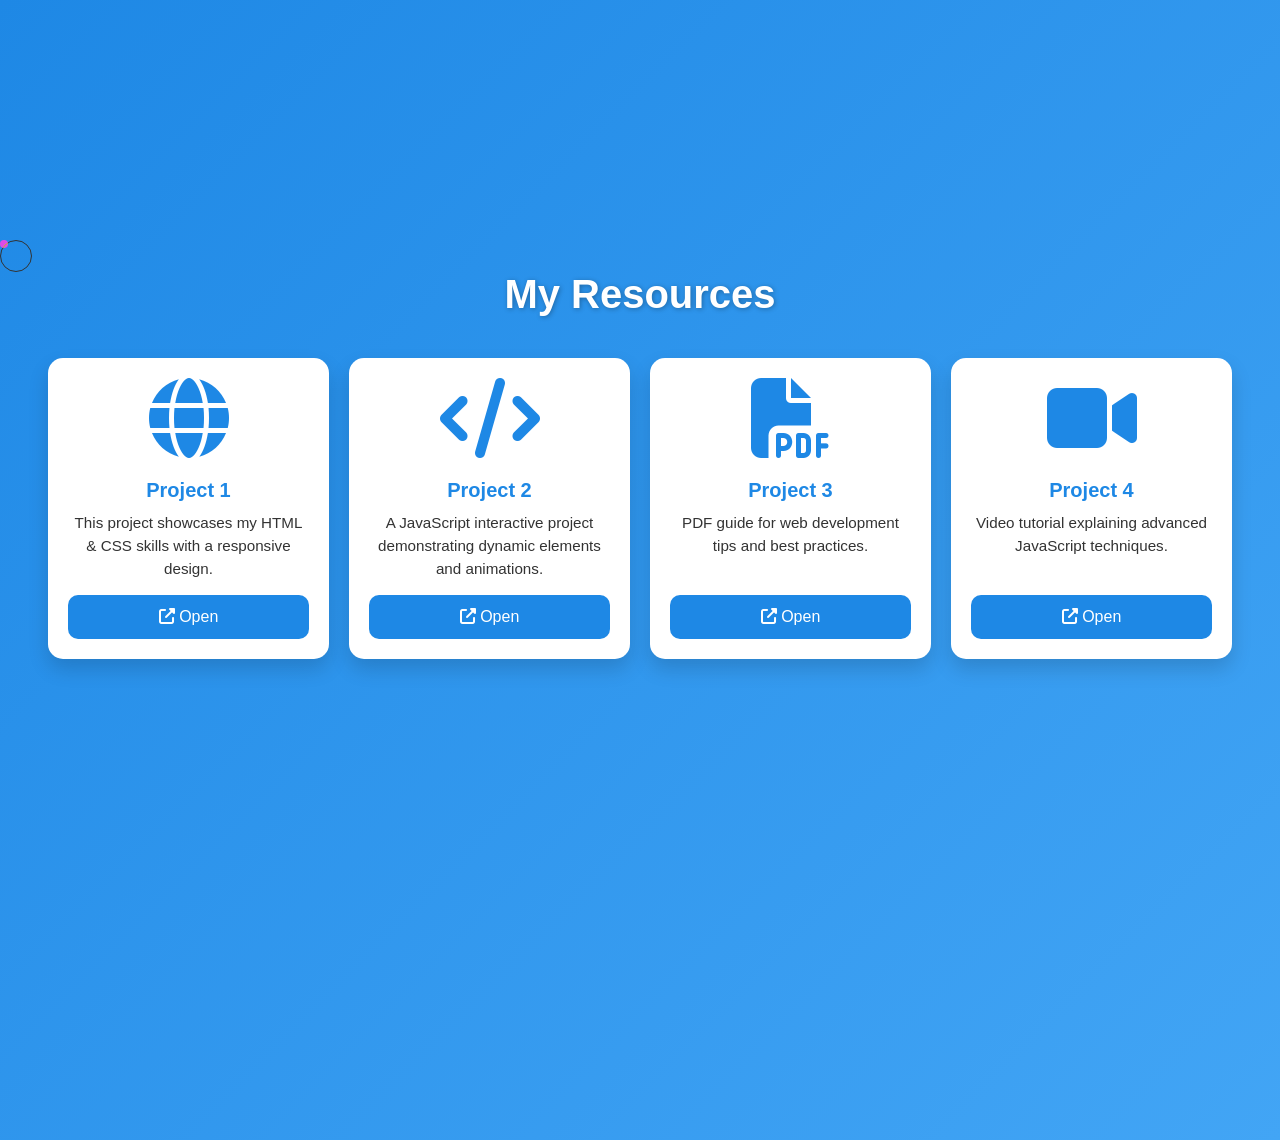
<file: Resources.html>
<!DOCTYPE html>
<html lang="en">

<head>
  <meta charset="UTF-8">
  <meta name="viewport" content="width=device-width, initial-scale=1.0" />
  <link rel="shortcut icon" href="محمود.png" type="image/x-icon">
  <meta name="description"
    content="We aim to provide valuable and useful information about Website Portfolio Resources where we offer rich and diverse content that meets the needs of  our visitors and helps them better understand the topic">
  <meta name="outhor" content=" Mahmoud Ebrahim">
  <meta name="keywords" content="Html,css,JS,Coding Html and css">
  <title>Portfolio Resources</title>
  <link href="bootstrap.min.css" rel="stylesheet">
  <link rel="stylesheet" href="style.css">
  <!-- Font Awesome for icons -->
  <link rel="stylesheet" href="https://cdnjs.cloudflare.com/ajax/libs/font-awesome/6.5.0/css/all.min.css" />
  <style>
    body {
      font-family: 'Arial', sans-serif;
      background: linear-gradient(135deg, #1e88e5, #42a5f5);
      min-height: 100vh;
      margin: 0;
      padding: 0;
    }

    .container {
      max-width: 1200px;
      padding: 30px 20px;
      margin-top: 15rem;
    }

    h1 {
      text-align: center;
      color: #fff;
      margin-bottom: 40px;
      text-shadow: 1px 1px 5px rgba(0, 0, 0, 0.3);
    }

    /* Cards */
    .resource-card {
      background: #fff;
      border-radius: 15px;
      overflow: hidden;
      box-shadow: 0 10px 20px rgba(0, 0, 0, 0.15);
      transition: transform 0.3s, box-shadow 0.3s;
      display: flex;
      flex-direction: column;
      align-items: center;
      padding: 20px;
      height: 100%;
    }

    .resource-card:hover {
      transform: translateY(-5px);
      box-shadow: 0 20px 30px rgba(0, 0, 0, 0.25);
    }

    .resource-card .icon-large {
      font-size: 80px;
      color: #1e88e5;
      margin-bottom: 20px;
      transition: transform 0.3s;
    }

    .resource-card:hover .icon-large {
      transform: scale(1.2);
    }

    .card-body {
      text-align: center;
      flex: 1;
      display: flex;
      flex-direction: column;
      justify-content: space-between;
    }

    .card-body h5 {
      font-weight: 700;
      margin-bottom: 10px;
      color: #1e88e5;
    }

    .card-body p {
      flex: 1;
      font-size: 0.95em;
      color: #333;
      margin-bottom: 15px;
    }

    .card-body a {
      text-decoration: none;
      background: #1e88e5;
      color: #fff;
      padding: 10px 15px;
      border-radius: 10px;
      display: inline-block;
      text-align: center;
      transition: 0.3s;
    }

    .card-body a:hover {
      background: #1565c0;
      transform: scale(1.05);
    }

    .row {
      display: grid;
      grid-template-columns: repeat(auto-fit, minmax(250px, 1fr));
      gap: 20px;
    }

    @media(max-width:600px) {
      h1 {
        font-size: 1.8rem;
      }
    }

        /* ─── CURSOR ─── */
    .cursor {
      position: fixed;
      width: 8px;
      height: 8px;
      background: gold;
      border-radius: 50%;
      pointer-events: none;
      z-index: 9999;
      transition: transform 0.1s;
      mix-blend-mode: difference
    }

    .cursor-ring {
      position: fixed;
      width: 32px;
      height: 32px;
      border: 1px solid #333;
      border-radius: 50%;
      pointer-events: none;
      z-index: 9998;
      transition: all 0.15s ease
    }
  </style>
</head>

<body>
    <!-- CURSOR -->
  <div class="cursor" id="cursor"></div>
  <div class="cursor-ring" id="cursor-ring"></div>
  <div class="container">
    <h1>My Resources</h1>
    <div class="row">
      <!-- Project 1: Website -->
      <div class="resource-card">
        <i class="fas fa-globe icon-large"></i>
        <div class="card-body">
          <h5>Project 1</h5>
          <p>This project showcases my HTML & CSS skills with a responsive design.</p>
          <a href="#" target="_blank"><i class="fas fa-external-link-alt"></i> Open</a>
        </div>
      </div>
      <!-- Project 2: JS Project -->
      <div class="resource-card">
        <i class="fas fa-code icon-large"></i>
        <div class="card-body">
          <h5>Project 2</h5>
          <p>A JavaScript interactive project demonstrating dynamic elements and animations.</p>
          <a href="#" target="_blank"><i class="fas fa-external-link-alt"></i> Open</a>
        </div>
      </div>
      <!-- Project 3: PDF Guide -->
      <div class="resource-card">
        <i class="fas fa-file-pdf icon-large"></i>
        <div class="card-body">
          <h5>Project 3</h5>
          <p>PDF guide for web development tips and best practices.</p>
          <a href="#" target="_blank"><i class="fas fa-external-link-alt"></i> Open</a>
        </div>
      </div>
      <!-- Project 4: Video Tutorial -->
      <div class="resource-card">
        <i class="fas fa-video icon-large"></i>
        <div class="card-body">
          <h5>Project 4</h5>
          <p>Video tutorial explaining advanced JavaScript techniques.</p>
          <a href="#" target="_blank"><i class="fas fa-external-link-alt"></i> Open</a>
        </div>
      </div>
    </div>
  </div>
    <script>
    // ══════════════════════════════
    // CURSOR
    // ══════════════════════════════
    const cursor = document.getElementById('cursor');
    const cursorRing = document.getElementById('cursor-ring');
    document.addEventListener('mousemove', e => {
      cursor.style.left = e.clientX - 4 + 'px';
      cursor.style.top = e.clientY - 4 + 'px';
      cursorRing.style.left = e.clientX - 16 + 'px';
      cursorRing.style.top = e.clientY - 16 + 'px';
    });
    document.querySelectorAll('a,button,.card,.card-sm,.micro-app,.pioneer-card,.prediction,.quiz-opt').forEach(el => {
      el.addEventListener('mouseenter', () => { cursor.style.transform = 'scale(2)'; cursorRing.style.transform = 'scale(1.5)'; cursorRing.style.borderColor = 'rgba(34,211,238,0.6)'; });
      el.addEventListener('mouseleave', () => { cursor.style.transform = 'scale(1)'; cursorRing.style.transform = 'scale(1)'; cursorRing.style.borderColor = 'rgba(34,211,238,0.4)'; });
    });
  </script>
</body>

</html>
</file>
<file: style.css>
/* ── CSS Variables ── */
:root {
    --bg-color: #1f243d;
    --second-bg-color: #323946;
    --text-color: #fff;
    --main-color: #0ef;
    --main: #0ff;
    --sec: #ff00ff;
    --dark: #000014;
    --nav-bg: #ffffff;
    --nav-text: #1a1a2e;
    --nav-border: rgba(0, 0, 0, 0.08);
    --nav-shadow: 0 2px 24px rgba(0, 0, 0, 0.07);
    --accent: #4f46e5;
    --accent-soft: rgba(79, 70, 229, 0.1);
    --search-bg: #f4f4f8;
    --search-border: #e0e0ec;
    --link-hover: #4f46e5;
    --pill-bg: #f0f0f8;
    --toggle-bg: #e8e8f0;
    --toggle-thumb: #ffffff;
    --offcanvas-bg: #ffffff;
    --offcanvas-text: #1a1a2e;
    --body-bg: #f7f7fc;
    --cyan: #00d4ff;
    --purple: #050327;


}

[data-theme="dark"] {
    --nav-bg: #0f0f1a;
    --nav-text: #e8e8f8;
    --nav-border: rgba(255, 255, 255, 0.07);
    --nav-shadow: 0 2px 24px rgba(0, 0, 0, 0.4);
    --accent: #818cf8;
    --accent-soft: rgba(129, 140, 248, 0.12);
    --search-bg: #1a1a2e;
    --search-border: #2a2a45;
    --link-hover: #818cf8;
    --pill-bg: #1e1e35;
    --toggle-bg: #2a2a45;
    --toggle-thumb: #818cf8;
    --offcanvas-bg: #0f0f1a;
    --offcanvas-text: #e8e8f8;
    --body-bg: #090912;
}

* {
    margin: 0;
    padding: 0;
    box-sizing: border-box;
    transition: background-color 0.3s ease, color 0.2s ease, border-color 0.3s ease;
}

body {
    margin: 0;
    font-family: 'Segoe UI', Tahoma, Geneva, Verdana, sans-serif;
    background: #0f172a;
    color: #e2e8f0;
    overflow-x: hidden;
    background: var(--body-bg);
    color: var(--nav-text);
    min-height: 100vh;
}

/* HERO */
.hero {
    min-height: 100vh;
    display: flex;
    align-items: center;
    position: relative;
    padding-top: 100px;
}

.hero::before {
    content: '';
    position: absolute;
    inset: 0;
    background:
        radial-gradient(circle at top left, var(--sec), transparent 40%),
        radial-gradient(circle at bottom right, var(--main), transparent 40%);
}

/* AVATAR */
.avatar-box {
    position: relative;
    width: 260px;
    height: 260px;
    margin: auto;
}

.avatar-box::before {
    content: '';
    position: absolute;
    inset: 0;
    border-radius: 50%;
    border: 4px solid transparent;
    border-top-color: var(--main);
    border-right-color: var(--sec);
    animation: spin 6s linear infinite;
}

@keyframes spin {
    to {
        transform: rotate(360deg)
    }
}

.avatar-box img {
    width: 220px;
    height: 220px;
    object-fit: cover;
    border-radius: 50%;
    position: absolute;
    top: 50%;
    left: 50%;
    transform: translate(-50%, -50%);
}

.hero-content {
    position: relative;
    z-index: 2
}

.hero h1 span {
    color: var(--main)
}

.btn-main {
    background: linear-gradient(45deg, var(--sec), var(--main));
    border: none;
    padding: 14px 36px;
    border-radius: 30px;
    color: #fff;
    transition: .4s;
}

.btn-main:hover {
    transform: scale(1.05);
    box-shadow: 0 0 30px var(--main);
}

a {
    text-decoration: none;
    color: white;
}

.content {
    max-width: 1200px;
    margin: 0 auto;
    padding: 60px 30px;
    text-align: center;
    position: relative;
    z-index: 2;
}

.profile-hex {
    animation: floatlmage 4s ease-in-out infinite;

}

@keyframes floatlmage {
    0% {
        transform: translateY(0);
    }

    50% {
        transform: translateY(-2.4rem);
    }

    100% {
        transform: translateY(0);
    }
}

.profile-hex:hover {
    transform: translateY(-20px) scale(1.05);
}

.profile-hex img {
    width: 100%;
    height: 100%;
    object-fit: cover;
    clip-path: inherit;
}

h1 {
    font-weight: 800;
    margin-bottom: 0.7rem;
    color: #22d3ee;
    text-shadow: 0 4px 20px rgba(34, 211, 238, 0.6);
}

h1 span {
    background: linear-gradient(90deg, #22d3ee, #ff6bcb, #22d3ee);
    background-size: 200% auto;
    -webkit-background-clip: text;
    -webkit-text-fill-color: transparent;
    animation: gradientMove 3s linear infinite;
}

@keyframes gradientMove {
    0% {
        background-position: 0% center;
    }

    100% {
        background-position: 200% center;
    }
}

.lead {
    font-size: 1.6rem;
    opacity: 0.95;
}

.fade-up {
    opacity: 0;
    transform: translateY(40px);
    transition: all 1s ease;
}

.fade-up.show {
    opacity: 1;
    transform: translateY(0);
}

.social-icons a {
    font-size: 2rem;
    color: #e0f7ff;
    margin: 0 16px;
    transition: all 0.4s ease;
}

.social-icons a:hover {
    color: #22d3ee;
    transform: translateY(-8px) scale(1.2);
    text-shadow: 0 0 20px rgba(34, 211, 238, 0.8);
}

.btn-custom {
    padding: 14px 40px;
    font-size: 1.2rem;
    font-weight: 700;
    border-radius: 50px;
    margin: 0 14px;
    transition: all 0.4s ease;
    position: relative;
    overflow: hidden;
}

.btn-custom::before {
    content: "";
    position: absolute;
    width: 0;
    height: 100%;
    left: 0;
    top: 0;
    background: rgba(255, 255, 255, 0.15);
    transition: 0.5s;
}

.btn-custom:hover::before {
    width: 100%;
}

.btn-primary-custom {
    background: linear-gradient(90deg, #22d3ee, #06b6d4);
    border: none;
    color: #020817;
}

.btn-outline-custom {
    border: 3px solid #22d3ee;
    color: #22d3ee;
}

.btn-outline-custom:hover {
    background: #22d3ee;
    color: #020817;
}

@media (max-width: 576px) {
    h1 {
        font-size: 2.8rem;
    }

    .profile-hex {
        width: 280px;
        height: 320px;
    }
}

.about-section {
    margin: 0 auto;
    background: rgba(15, 23, 42, 0.7);
    border-radius: 16px;
    padding: 50px 40px;
    box-shadow: 0 20px 60px rgba(0, 0, 0, 0.6);
    backdrop-filter: blur(8px);
    border: 1px solid rgba(34, 211, 238, 0.15);
    margin-bottom: 80px;
}

.about-section::before {
    content: '';
    position: absolute;
    inset: 0;
    background:
        radial-gradient(circle at top right, var(--link-hover), transparent 40%),
        radial-gradient(circle at bottom left, var(--main-color), transparent 40%);
}

.about-section .title {
    font-size: 3rem;
    text-align: center;
    margin-bottom: 50px;
    color: #22d3ee;
    text-shadow: 0 0 15px rgba(34, 211, 238, 0.4);
}

.profile-container {
    text-align: center;
    margin-bottom: 50px;
}

.profile-img {
    width: 220px;
    height: 220px;
    border-radius: 50%;
    object-fit: cover;
    border: 6px solid #22d3ee;
    box-shadow: 0 0 30px rgba(34, 211, 238, 0.5);
    transition: all 0.4s;
}

.profile-img:hover {
    transform: scale(1.08);
    box-shadow: 0 0 50px rgba(34, 211, 238, 0.7);
}

.name {
    font-size: 2.2rem;
    font-weight: 700;
    color: #fff;
    margin: 20px 0 8px;
}

.roles {
    font-size: 1.3rem;
    color: #94a3b8;
    margin-bottom: 30px;
}

.roles span {
    color: #22d3ee;
    font-weight: 600;
}

.nav-tabs-custom .nav-link {
    color: #94a3b8;
    font-weight: 600;
    border: none;
    border-bottom: 3px solid transparent;
    padding: 12px 30px;
    transition: all 0.3s;
}

.nav-tabs-custom .nav-link:hover,
.nav-tabs-custom .nav-link.active {
    color: #22d3ee;
    border-bottom: 3px solid #22d3ee;
    background: transparent;
}

.tab-content {
    padding: 40px 20px;
    background: rgba(0, 0, 0, 0.2);
    border-radius: 12px;
    margin-top: 20px;
}

.info-item {
    margin-bottom: 25px;
}

.info-title {
    font-size: 1.4rem;
    font-weight: 600;
    color: #22d3ee;
    margin-bottom: 10px;
}

.info-detail {
    font-size: 1.1rem;
    color: #cbd5e1;
    line-height: 1.7;
}

/*  skills*/
.highlight {
    color: #67e8f9;
    font-weight: 600;
}

.skills-container {
    margin: 80px auto;
    background: #111827;
    border-radius: 16px;
    padding: 3rem 2rem;
    box-shadow: 0 10px 40px rgba(0, 0, 0, 0.6);
}

.skills-container .title {
    text-align: center;
    font-size: clamp(2.2rem, 5vw, 3.5rem);
    font-weight: 700;
    color: #22d3ee;
    margin-bottom: 4rem;
    text-shadow: 0 0 10px rgba(34, 211, 238, 0.4);
}

.skills-grid {
    display: grid;
    grid-template-columns: repeat(auto-fit, minmax(320px, 1fr));
    gap: 2.5rem 4rem;
}

.skill {
    display: flex;
    align-items: center;
    gap: 1.2rem;
    transition: transform 0.3s ease, box-shadow 0.3s ease;
}

.skill:hover {
    transform: translateY(-8px);
    box-shadow: 0 12px 30px rgba(34, 211, 238, 0.15);
}

.icon-wrapper {
    width: 80px;
    height: 80px;
    min-width: 80px;
    border-radius: 50%;
    overflow: hidden;
    border: 4px solid #1e293b;
    box-shadow: 0 5px 15px rgba(0, 0, 0, 0.4);
    background: #fff;
}

.icon-wrapper img {
    width: 100%;
    height: 100%;
    object-fit: contain;
    padding: 8px;
}

.skill-content {
    flex: 1;
}

.skill-name {
    font-size: clamp(1.1rem, 2.5vw, 1.35rem);
    font-weight: 600;
    margin-bottom: 0.7rem;
    color: #f1f5f9;
}

.progress-container {
    background: #1e293b;
    height: 14px;
    border-radius: 10px;
    overflow: hidden;
    position: relative;
}

.progress-bar {
    height: 100%;
    background: linear-gradient(90deg, #22d3ee, #ff00ff);
    width: 0;
    transition: width 1.5s ease-in-out;
    border-radius: 10px;
}

.percentage {
    font-size: clamp(1rem, 2.2vw, 1.2rem);
    font-weight: 700;
    min-width: 55px;
    text-align: right;
    color: #67e8f9;
}

.services-section {
    max-width: 1200px;
    margin: 80px auto;
}

.services::before {
    content: '';
    position: absolute;
    inset: 0;
    border-radius: 50%;
    background:
        radial-gradient(circle at top left, var(--sec), transparent 40%),
        radial-gradient(circle at bottom right, var(--main), transparent 40%);
}

.Projects::before {
    content: '';
    position: absolute;
    inset: 0;
    border-radius: 50%;
    background:
        radial-gradient(circle at top right, var(--accent), transparent 40%),
        radial-gradient(circle at bottom left, var(--main), transparent 40%);
}

.services-section .title {
    text-align: center;
    font-size: clamp(2.2rem, 5vw, 3.2rem);
    font-weight: 700;
    color: #22d3ee;
    margin-bottom: 4rem;
    text-shadow: 0 0 15px rgba(34, 211, 238, 0.3);
}

.services-grid {
    display: grid;
    grid-template-columns: repeat(auto-fit, minmax(320px, 1fr));
    gap: 2rem;
}

.service-card {
    background: #111827;
    border-radius: 16px;
    padding: 2.5rem 2rem;
    text-align: center;
    border: 1px solid #1e293b;
    transition: all 0.35s ease;
    position: relative;
    overflow: hidden;
}

.service-card:hover {
    transform: translateY(-12px);
    box-shadow: 0 20px 50px rgba(34, 211, 238, 0.2);
    border-color: #22d3ee;
}

.service-card.center {
    border: 2px solid #22d3ee;
    background: linear-gradient(to bottom, #111827, #0f172a);
    transform: translateY(-10px);
    box-shadow: 0 25px 60px rgba(34, 211, 238, 0.25);
}

.service-card.center:hover {
    transform: translateY(-18px);
    box-shadow: 0 35px 80px rgba(34, 211, 238, 0.35);
}

.service-icon {
    font-size: 3.5rem;
    color: #22d3ee;
    margin-bottom: 1.5rem;
}

.service-title {
    font-size: 1.6rem;
    font-weight: 700;
    color: #fff;
    margin-bottom: 1rem;
}

.service-description {
    font-size: 1.05rem;
    color: #cbd5e1;
    line-height: 1.7;
    margin-bottom: 2rem;
}

.hire-btn {
    display: inline-block;
    padding: 0.9rem 2.2rem;
    font-size: 1.1rem;
    font-weight: 600;
    border-radius: 50px;
    text-decoration: none;
    transition: all 0.3s ease;
    border: 2px solid #22d3ee;
    color: #22d3ee;
    background: transparent;
}

.hire-btn:hover {
    background: #22d3ee;
    color: #0f172a;
    transform: translateY(-3px);
    box-shadow: 0 10px 25px rgba(34, 211, 238, 0.4);
}

.center .hire-btn {
    background: #22d3ee;
    color: #0f172a;
    border: none;
    box-shadow: 0 8px 20px rgba(34, 211, 238, 0.4);
}

.center .hire-btn:hover {
    background: #14b8d4;
    transform: translateY(-4px);
    box-shadow: 0 15px 35px rgba(34, 211, 238, 0.5);
}

@media (max-width:768px) {

    .skills-grid,
    .services-grid {
        gap: 2rem;
    }

    .service-card.center {
        transform: none;
    }

    .service-card.center:hover {
        transform: translateY(-8px);
    }
}

.portfolio-image {
    width: 100%;
    height: 220px;
    object-fit: cover;
    border-bottom: 3px solid #22d3ee;
}

.form-container {
    display: grid;
    grid-template-columns: 1fr 1fr;
    gap: 1.5rem;
}

.form-group.full {
    grid-column: 1 / -1;
}

.form-group {
    position: relative;
}

.form-group label {
    display: block;
    margin-bottom: 0.6rem;
    font-weight: 600;
    color: #cbd5e1;
}

.form-control {
    width: 100%;
    padding: 1rem;
    background: #1e293b;
    border: 1px solid #334155;
    border-radius: 8px;
    color: white;
    font-size: 1rem;
    transition: all 0.3s;
}

.form-control:focus {
    outline: none;
    border-color: #22d3ee;
    box-shadow: 0 0 0 4px rgba(34, 211, 238, 0.25);
}

.form-control::placeholder {
    color: #94a3b8;
}

textarea.form-control {
    min-height: 160px;
    resize: vertical;
}

.form-control.is-invalid {
    border-color: #ff6b6b;
    box-shadow: 0 0 0 4px rgba(255, 107, 107, 0.15);
}

.form-control.is-valid {
    border-color: #22d3ee;
    box-shadow: 0 0 0 4px rgba(34, 211, 238, 0.15);
}

.invalid-feedback,
.valid-feedback {
    display: none;
    font-size: 0.875rem;
    margin-top: 0.35rem;
}

.is-invalid \~ .invalid-feedback,
.is-valid \~ .valid-feedback {
    display: block;
}

.invalid-feedback {
    color: #ff6b6b;
}

.valid-feedback {
    color: #22d3ee;
    font-weight: 500;
}

.valid-feedback::before {
    content: "✔ تم";
    margin-right: 6px;
}

.social-icons {
    display: flex;
    justify-content: center;
    gap: 2rem;
    margin: 2.5rem 0;
    grid-column: 1 / -1;
}

.social-icons a {
    font-size: 2rem;
    color: #94a3b8;
    transition: all 0.3s;
}

.social-icons a:hover {
    color: #22d3ee;
    transform: translateY(-6px);
}

.submit-btn {
    grid-column: 1 / -1;
    padding: 1rem 3rem;
    font-size: 1.2rem;
    font-weight: 700;
    background: linear-gradient(300deg, #22d3ee, #ff00ff, #06b6d4);
    color: #0f172a;
    border: none;
    border-radius: 50px;
    cursor: pointer;
    transition: all 0.4s;
    box-shadow: 0 8px 25px rgba(34, 211, 238, 0.3);
}

.submit-btn:hover:not(:disabled) {
    background: linear-gradient(-300deg, #06b6d4, #ff00ff, #06b6d4);
    transform: translateY(-3px);
    box-shadow: 0 15px 40px rgba(34, 211, 238, 0.5);
}

.submit-btn:disabled {
    opacity: 0.6;
    cursor: not-allowed;
}

.form-message {
    grid-column: 1 / -1;
    text-align: center;
    font-size: 1.2rem;
    margin-top: 1.5rem;
    opacity: 0;
    transition: opacity 0.6s;
}

.form-message.success {
    color: #22d3ee;
    opacity: 1;
}

.form-message.error {
    color: #ff6b6b;
    opacity: 1;
}

@media (max-width: 768px) {
    .form-container {
        grid-template-columns: 1fr;
    }

    .contact-section {
        padding: 3rem 1.5rem;
    }
}

.cv-container {
    margin: auto;
    background: #111;
    border-radius: 25px;
    overflow: hidden;
    box-shadow: 0 20px 60px rgba(60, 0, 255, 0.25);
}

.header {
    display: flex;
    flex-wrap: wrap;
    align-items: center;
    background: linear-gradient(300deg, #ff00ff, #22d3ee);
    color: #fff;
    padding: 30px;
    gap: 20px;
    border-bottom-left-radius: 25px;
    border-bottom-right-radius: 25px;
}

.header img {
    width: 130px;
    height: 130px;
    border-radius: 50%;
    border: 4px solid #fff;
    object-fit: cover;
    transition: transform 0.3s;
}

.header img:hover {
    transform: scale(1.05);
}

.header .info h1 {
    font-size: 28px;
    font-weight: 700;
    margin-bottom: 5px;
    color: #00ff99;
}

.header .info p {
    margin: 3px 0;
    color: #f0f0f0;
}

.main-content {
    display: flex;
    flex-wrap: wrap;
}

.left-panel {
    flex: 1 1 35%;
    background: #111;
    padding: 35px 25px;
    min-width: 250px;
    border-right: 1px solid #818cf8;
}

.right-panel {
    flex: 1 1 65%;
    padding: 35px 30px;
    min-width: 300px;
}

.section-title {
    font-weight: 700;
    font-size: 18px;
    margin-bottom: 12px;
    color: #818cf8;
    border-left: 5px solid #4f46e5;
    padding-left: 10px;
    transition: color 0.3s, border-color 0.3s;
}

.section-title:hover {
    color: #00ccff;
    border-color: #00ccff;
}

.left-panel ul,
.right-panel ul {
    padding-left: 20px;
}

.left-panel li,
.right-panel li {
    margin-bottom: 10px;
    font-size: 15px;
    display: flex;
    align-items: center;
    color: #f0f0f0;
}

.left-panel li i {
    color: #4f46e5;
    margin-right: 8px;
}

.small-text {
    font-size: 14px;
    color: #00ccff;
}

@media(max-width: 768px) {
    .header {
        flex-direction: column;
        text-align: center;
    }

    .main-content {
        flex-direction: column;
    }

    .left-panel,
    .right-panel {
        flex: 1 1 100%;
        padding: 20px;
        border-right: none;
        border-bottom: 1px solid #818cf8;
    }
}

.skills-container,
.services-section,
.portfolio-section {
    background: #111827;
    border-radius: 16px;
    padding: 3rem 2rem;
    box-shadow: 0 10px 40px rgba(0, 0, 0, 0.6);
}

.skills-container::before {
    content: '';
    position: absolute;
    inset: 0;
    background:
        radial-gradient(circle at top right, var(--sec), transparent 40%)
}

.portfolio-section::before {
    content: '';
    position: absolute;
    inset: 0;
    border-radius: 50%;
    background:
        radial-gradient(circle at top right, var(--sec), transparent 40%),
        radial-gradient(circle at bottom left, var(--main), transparent 40%);
}

.title {
    text-align: center;
    font-size: clamp(2.2rem, 5vw, 3.5rem);
    font-weight: 700;
    color: #22d3ee;
    margin-bottom: 4rem;
}

#profile-img:hover {
    transform: scale(0.8);
}

.profile-container {
    position: relative;
    margin-top: 20px;
}

.profile-container img {
    width: 200px;
    height: 200px;
    border-radius: 50%;
    z-index: 2;
    position: relative;
}

.stats {
    display: flex;
    flex-wrap: wrap;
    justify-content: start;
    gap: 40px;
    margin-top: 30px;
}

.stat-item {
    text-align: left;
}

.stat-item h3 {
    font-size: 1.8rem;
    color: #00ff99;
    margin-bottom: 5px;
}

.stat-item p {
    font-size: 0.9rem;
    color: #f0f0f0;
}

.social-buttons a {
    margin: 5px;
    font-size: 1.2rem;
    color: #fff;
    padding: 10px 15px;
    border-radius: 50px;
    background: linear-gradient(135deg, #00ff99, #00ccff);
    display: inline-block;
    transition: 0.3s;
}

.social-buttons a:hover {
    transform: scale(1.1);
    color: #fff;
}

.protfalio-box {
    position: relative;
    border-radius: 2rem;
    box-shadow: 0 0 1rem var(--bg-color);
    overflow: hidden;
    display: flex;

}

.protfalio-box img {
    width: 100%;
    transition: .3s ease;
}

.protfalio-box img:hover {
    transform: scale(1.1);
}

.protfalio-box .protfolio-layer {
    position: absolute;
    bottom: 0;
    left: 0;
    width: 100%;
    height: 100%;
    background: linear-gradient(rgba(0, 0, 0, .1), var(--main-color));
    display: flex;
    justify-content: center;
    align-items: center;
    flex-direction: column;
    text-align: center;
    padding: 0 4rem;
    transform: translateY(100%);
    transition: .5s ease;

}

.protfalio-box:hover .protfolio-layer {
    transform: translateY(0);
}

.protfolio-layer h4 {
    font-size: 3rem;

}

.protfolio-layer p {
    font-size: 1.6rem;
    margin: .3rem 0 1rem;
}

.protfolio-layer a {
    display: inline-flex;
    justify-content: center;
    align-items: center;
    width: 5rem;
    height: 5rem;
    background: var(--text-color);
    border-radius: 50%;
}

.protfolio-layer a i {
    font-size: 2rem;
    color: var(--second-bg-color);

}

.main-navbar {
    background: var(--nav-bg);
    border-bottom: 1px solid var(--nav-border);
    box-shadow: var(--nav-shadow);
    padding: 0.6rem 0;
    position: sticky;
    top: 0;
    z-index: 1030;
}

.navbar-brand {
    display: flex;
    align-items: center;
    gap: 10px;
    text-decoration: none;
}

.logo-mark {
    width: 38px;
    height: 38px;
    background: linear-gradient(135deg, #4f46e5, #818cf8);
    border-radius: 10px;
    display: flex;
    align-items: center;
    justify-content: center;
    font-size: 1.1rem;
    color: #fff;
    font-weight: 900;
    box-shadow: 0 4px 12px rgba(79, 70, 229, 0.35);
    flex-shrink: 0;
}

.logo-text {
    font-size: 1.2rem;
    font-weight: 900;
    color: var(--nav-text);
    letter-spacing: -0.02em;
    line-height: 1;
}

.logo-sub {
    font-size: 0.6rem;
    color: var(--accent);
    font-weight: 600;
    letter-spacing: 0.08em;
    text-transform: uppercase;
}

.nav-links-center {
    display: flex;
    align-items: center;
    gap: 4px;
}

.nav-pill {
    display: flex;
    align-items: center;
    gap: 6px;
    padding: 6px 16px;
    border-radius: 50px;
    text-decoration: none;
    font-weight: 600;
    color: var(--nav-text);
    background: transparent;
    border: 1.5px solid transparent;
    transition: all 0.2s ease;
    white-space: nowrap;
}

.nav-pill:hover,
.nav-pill.active {
    background: var(--accent-soft);
    border-color: var(--accent);
    color: var(--accent);
}

.nav-pill i {
    font-size: 0.9rem;
}

.search-wrap {
    position: relative;
    flex-shrink: 0;
}

.search-wrap i {
    position: absolute;
    right: 12px;
    top: 50%;
    transform: translateY(-50%);
    color: #999;
    font-size: 0.9rem;
    pointer-events: none;
}

.search-input {
    background: var(--search-bg);
    border: 1.5px solid var(--search-border);
    border-radius: 50px;
    padding: 7px 36px 7px 16px;
    font-family: 'Cairo', sans-serif;
    font-size: 0.85rem;
    color: var(--nav-text);
    width: 200px;
    outline: none;
    transition: all 0.2s;
}

.search-input::placeholder {
    color: #aaa;
}

.search-input:focus {
    width: 240px;
    border-color: var(--accent);
    background: var(--nav-bg);
    box-shadow: 0 0 0 3px var(--accent-soft);
}

.dark-toggle {
    width: 48px;
    height: 26px;
    background: var(--toggle-bg);
    border-radius: 50px;
    border: 1.5px solid var(--search-border);
    position: relative;
    cursor: pointer;
    flex-shrink: 0;
    transition: background 0.3s;
}

.dark-toggle::after {
    content: '';
    position: absolute;
    top: 2px;
    right: 2px;
    width: 18px;
    height: 18px;
    border-radius: 50%;
    background: var(--toggle-thumb);
    box-shadow: 0 1px 4px rgba(0, 0, 0, 0.2);
    transition: transform 0.3s ease;
}

[data-theme="dark"] .dark-toggle::after {
    transform: translateX(-22px);
}

.dark-toggle-icon {
    position: absolute;
    top: 50%;
    transform: translateY(-50%);
    font-size: 0.65rem;
    pointer-events: none;
}

.dark-toggle-icon.sun {
    right: 5px;
}

.dark-toggle-icon.moon {
    left: 5px;
}

.right-controls {
    display: flex;
    align-items: center;
    gap: 10px;
}

.icon-btn {
    width: 36px;
    height: 36px;
    border-radius: 50%;
    background: var(--pill-bg);
    border: 1.5px solid var(--search-border);
    color: var(--nav-text);
    display: flex;
    align-items: center;
    justify-content: center;
    cursor: pointer;
    font-size: 1rem;
    transition: all 0.2s;
    text-decoration: none;
}

.icon-btn:hover {
    background: var(--accent-soft);
    border-color: var(--accent);
    color: var(--accent);
    transform: scale(1.08);
}

.offcanvas-toggler {
    display: none;
    align-items: center;
    justify-content: center;
    width: 40px;
    height: 40px;
    border-radius: 10px;
    background: var(--pill-bg);
    border: 1.5px solid var(--search-border);
    color: var(--nav-text);
    cursor: pointer;
    font-size: 1.2rem;
    transition: all 0.2s;
}

.offcanvas-toggler:hover {
    background: var(--accent-soft);
    border-color: var(--accent);
    color: var(--accent);
}

.offcanvas {
    background: var(--offcanvas-bg) !important;
    color: var(--offcanvas-text) !important;
    max-width: 300px;
}

.offcanvas-header {
    border-bottom: 1px solid var(--nav-border);
    padding: 1rem 1.25rem;
}

.offcanvas-title {
    font-weight: 800;
    color: var(--nav-text);
}

.btn-close-offcanvas {
    background: var(--pill-bg);
    border: 1.5px solid var(--search-border);
    border-radius: 8px;
    width: 32px;
    height: 32px;
    display: flex;
    align-items: center;
    justify-content: center;
    cursor: pointer;
    color: var(--nav-text);
    font-size: 1rem;
}

.offcanvas-body {
    padding: 1.25rem;
}

.oc-search-wrap {
    position: relative;
    margin-bottom: 1.25rem;
}

.oc-search-wrap i {
    position: absolute;
    right: 12px;
    top: 50%;
    transform: translateY(-50%);
    color: #999;
    font-size: 0.9rem;
}

.oc-search-input {
    width: 100%;
    background: var(--search-bg);
    border: 1.5px solid var(--search-border);
    border-radius: 12px;
    padding: 10px 36px 10px 16px;
    font-family: 'Cairo', sans-serif;
    font-size: 0.9rem;
    color: var(--nav-text);
    outline: none;
}

.oc-search-input:focus {
    border-color: var(--accent);
}

.oc-nav-link {
    display: flex;
    align-items: center;
    gap: 12px;
    padding: 12px 14px;
    border-radius: 12px;
    text-decoration: none;
    font-size: 0.95rem;
    font-weight: 600;
    color: var(--nav-text);
    margin-bottom: 4px;
    border: 1.5px solid transparent;
    transition: all 0.2s;
}

.oc-nav-link:hover,
.oc-nav-link.active {
    background: var(--accent-soft);
    border-color: var(--accent);
    color: var(--accent);
}

.oc-nav-link i {
    font-size: 1.1rem;
    width: 20px;
    text-align: center;
}

.oc-divider {
    height: 1px;
    background: var(--nav-border);
    margin: 12px 0;
}

.oc-actions {
    display: flex;
    align-items: center;
    justify-content: space-between;
    padding: 12px 14px;
    border-radius: 12px;
    background: var(--pill-bg);
    border: 1.5px solid var(--search-border);
}

.oc-actions span {
    font-size: 0.88rem;
    font-weight: 600;
    color: var(--nav-text);
}

@media (max-width: 991.98px) {

    .nav-links-center,
    .search-wrap,
    .right-controls {
        display: none !important;
    }

    .offcanvas-toggler {
        display: flex !important;
    }
}

.search-dropdown {
    position: absolute;
    top: calc(100% + 8px);
    right: 0;
    width: 320px;
    background: var(--nav-bg);
    border: 1.5px solid var(--search-border);
    border-radius: 16px;
    box-shadow: 0 12px 40px rgba(0, 0, 0, 0.15);
    z-index: 2000;
    overflow: hidden;
    display: none;
    animation: dropIn 0.18s ease;
}

@keyframes dropIn {
    from {
        opacity: 0;
        transform: translateY(-6px);
    }

    to {
        opacity: 1;
        transform: translateY(0);
    }
}

.search-dropdown.show {
    display: block;
}

.sd-header {
    padding: 10px 14px 6px;
    font-size: 0.72rem;
    font-weight: 700;
    color: var(--accent);
    letter-spacing: 0.06em;
    text-transform: uppercase;
    border-bottom: 1px solid var(--nav-border);
}

.sd-item {
    display: flex;
    align-items: flex-start;
    gap: 10px;
    padding: 11px 14px;
    cursor: pointer;
    border-bottom: 1px solid var(--nav-border);
    transition: background 0.15s;
}

.sd-item:last-child {
    border-bottom: none;
}

.sd-item:hover {
    background: var(--accent-soft);
}

.sd-emoji {
    font-size: 1.2rem;
    flex-shrink: 0;
    margin-top: 2px;
}

.sd-text {
    font-size: 0.83rem;
    color: var(--nav-text);
    line-height: 1.5;
}

.sd-text mark {
    background: var(--accent-soft);
    color: var(--accent);
    border-radius: 3px;
    padding: 0 2px;
}

.sd-category {
    font-size: 0.68rem;
    color: #aaa;
    margin-top: 2px;
}

.sd-empty {
    padding: 20px 14px;
    text-align: center;
    font-size: 0.85rem;
    color: #aaa;
}

.page-wrapper {
    padding: 40px 20px;
    max-width: 860px;
    margin: 0 auto;
}

.welcome-banner {
    text-align: center;
    padding: 50px 20px 30px;
}

.welcome-banner h1 {
    font-size: 2.4rem;
    font-weight: 900;
    color: var(--nav-text);
}

.welcome-banner p {
    color: #888;
    font-size: 1rem;
    margin-top: 8px;
}

#resultsSection {
    display: none;
}

.results-header {
    display: flex;
    align-items: center;
    justify-content: space-between;
    margin-bottom: 20px;
    flex-wrap: wrap;
    gap: 10px;
}

.results-title {
    font-size: 1.1rem;
    font-weight: 800;
    color: var(--nav-text);
}

.results-count {
    font-size: 0.82rem;
    color: var(--accent);
    background: var(--accent-soft);
    border: 1.5px solid var(--accent);
    border-radius: 50px;
    padding: 3px 12px;
    font-weight: 700;
}

.btn-clear-search {
    background: transparent;
    border: 1.5px solid var(--search-border);
    border-radius: 50px;
    padding: 4px 14px;
    font-family: 'Cairo', sans-serif;
    font-size: 0.8rem;
    color: #888;
    cursor: pointer;
    transition: all 0.2s;
}

.btn-clear-search:hover {
    border-color: #ff6b6b;
    color: #ff6b6b;
}

.jokes-grid {
    display: grid;
    grid-template-columns: repeat(auto-fill, minmax(260px, 1fr));
    gap: 16px;
}

.joke-card {
    background: var(--nav-bg);
    border: 1.5px solid var(--nav-border);
    border-radius: 16px;
    padding: 20px;
    transition: all 0.2s;
    animation: cardIn 0.25s ease both;
}

@keyframes cardIn {
    from {
        opacity: 0;
        transform: translateY(10px);
    }

    to {
        opacity: 1;
        transform: translateY(0);
    }
}

.joke-card:hover {
    border-color: var(--accent);
    box-shadow: 0 4px 20px var(--accent-soft);
    transform: translateY(-2px);
}

.joke-card-emoji {
    font-size: 1.8rem;
    margin-bottom: 10px;
}

.joke-card-text {
    font-size: 0.92rem;
    color: var(--nav-text);
    line-height: 1.7;
    font-weight: 500;
}

.joke-card-text mark {
    background: var(--accent-soft);
    color: var(--accent);
    border-radius: 3px;
    padding: 0 2px;
}

.joke-card-footer {
    margin-top: 12px;
    display: flex;
    align-items: center;
    justify-content: space-between;
}

.joke-cat-badge {
    font-size: 0.7rem;
    font-weight: 700;
    color: var(--accent);
    background: var(--accent-soft);
    border-radius: 50px;
    padding: 2px 10px;
}

.joke-likes {
    font-size: 0.78rem;
    color: #aaa;
    display: flex;
    align-items: center;
    gap: 4px;
}

.no-results {
    text-align: center;
    padding: 60px 20px;
    color: #888;
}

.no-results .emoji {
    font-size: 3rem;
    margin-bottom: 12px;
}

.no-results p {
    font-size: 1rem;
}

#homeSection {}

.section-label {
    font-size: 0.72rem;
    font-weight: 800;
    letter-spacing: 0.1em;
    text-transform: uppercase;
    color: var(--accent);
    margin-bottom: 14px;
}

#body {
    font-family: 'Arial', sans-serif;
    background: linear-gradient(135deg, #1e88e5, #42a5f5);
    min-height: 100vh;
    display: flex;
    justify-content: center;
    align-items: center;
}

#body::before {
    content: '';
    position: absolute;
    inset: 0;
    border-radius: 50%;
    background:
        radial-gradient(circle at top right, var(--sec), transparent 40%),
        radial-gradient(circle at bottom left, var(--main), transparent 40%);
}

.auth-card {
    background: #fff;
    border-radius: 15px;
    padding: 30px;
    width: 100%;
    max-width: 450px;
    box-shadow: 0 15px 35px rgba(0, 0, 0, 0.2);
    overflow: hidden;
    transition: transform 0.3s;
}

.auth-card:hover {
    transform: translateY(-5px);
}

.auth-card h2 {
    text-align: center;
    margin-bottom: 25px;
    color: #1e88e5;
    font-weight: 700;
}

.toggle-link {
    color: #1e88e5;
    cursor: pointer;
    text-decoration: underline;
}

input.error {
    border-color: red !important;
}

.error-message {
    color: red;
    font-size: 0.9em;
    display: none;
    margin-top: 3px;
}

#formMessage {
    margin-top: 10px;
    font-weight: 600;
    display: flex;
    align-items: center;
    gap: 8px;
    font-size: 0.95em;
}

.password-toggle {
    position: absolute;
    top: 50%;
    right: 10px;
    transform: translateY(-50%);
    width: 32px;
    height: 32px;
    border-radius: 50%;
    background: #1e88e5;
    display: flex;
    justify-content: center;
    align-items: center;
    color: #fff;
    cursor: pointer;
    transition: 0.3s;
}

.password-toggle:hover {
    background: #1565c0;
}

@media(max-width:900px) {
    .account-container {
        flex-direction: column;
    }

    .sidebar {
        margin-right: 0;
        margin-bottom: 20px;
    }
}



.footer {
    background: #000;
    color: #fff;
    padding: 40px 0;
}

.footer-container {
    max-width: 1200px;
    margin: 0 auto;
    padding: 0 1rem;
}

.footer-grid {
    display: grid;
    grid-template-columns: repeat(auto-fit, minmax(250px, 1fr));
    gap: 2rem;
}

.footer-logo {
    width: 50px;
    border-radius: 10px;
    margin-bottom: 1rem;
}

.footer-links {
    list-style: none;
    padding: 0;
}

.footer-links a,
a {
    color: var(--petroleum);
    text-decoration: none;
    transition: all 0.3s ease;
}

.footer-links a:hover,
a:hover {
    color: #00d4ff;
}

.footer-bottom {
    grid-column: 1/-1;
    text-align: center;
    margin-top: 2rem;
    padding-top: 2rem;
    border-top: 1px solid rgba(255, 255, 255, 0.1);
    opacity: 0.8;
}

#backToTop {
    position: fixed;
    bottom: 30px;
    right: 30px;
    width: 60px;
    height: 60px;
    border-radius: 50%;
    background: var(--cyan);
    color: #fff;
    border: none;
    cursor: pointer;
    font-size: 20px;
    opacity: 0;
    transition: all 0.3s ease;
    z-index: 1001;
}

#backToTop.show {
    opacity: 1;
}

#backToTop:hover {
    transform: scale(1.1);
}

/* Animations */
@keyframes fadeInUp {
    from {
        opacity: 0;
        transform: translateY(40px);
    }

    to {
        opacity: 1;
        transform: translateY(0);
    }
}

/* ─── CURSOR ─── */
    .cursor {
        position: fixed;
        width: 8px;
        height: 8px;
        background: var(--cyan);
        border-radius: 50%;
        pointer-events: none;
        z-index: 9999;
        transition: transform 0.1s;
        mix-blend-mode: difference
    }

    .cursor-ring {
        position: fixed;
        width: 32px;
        height: 32px;
        border: 1px solid rgba(34, 211, 238, 0.4);
        border-radius: 50%;
        pointer-events: none;
        z-index: 9998;
        transition: all 0.15s ease
    }
</file>
